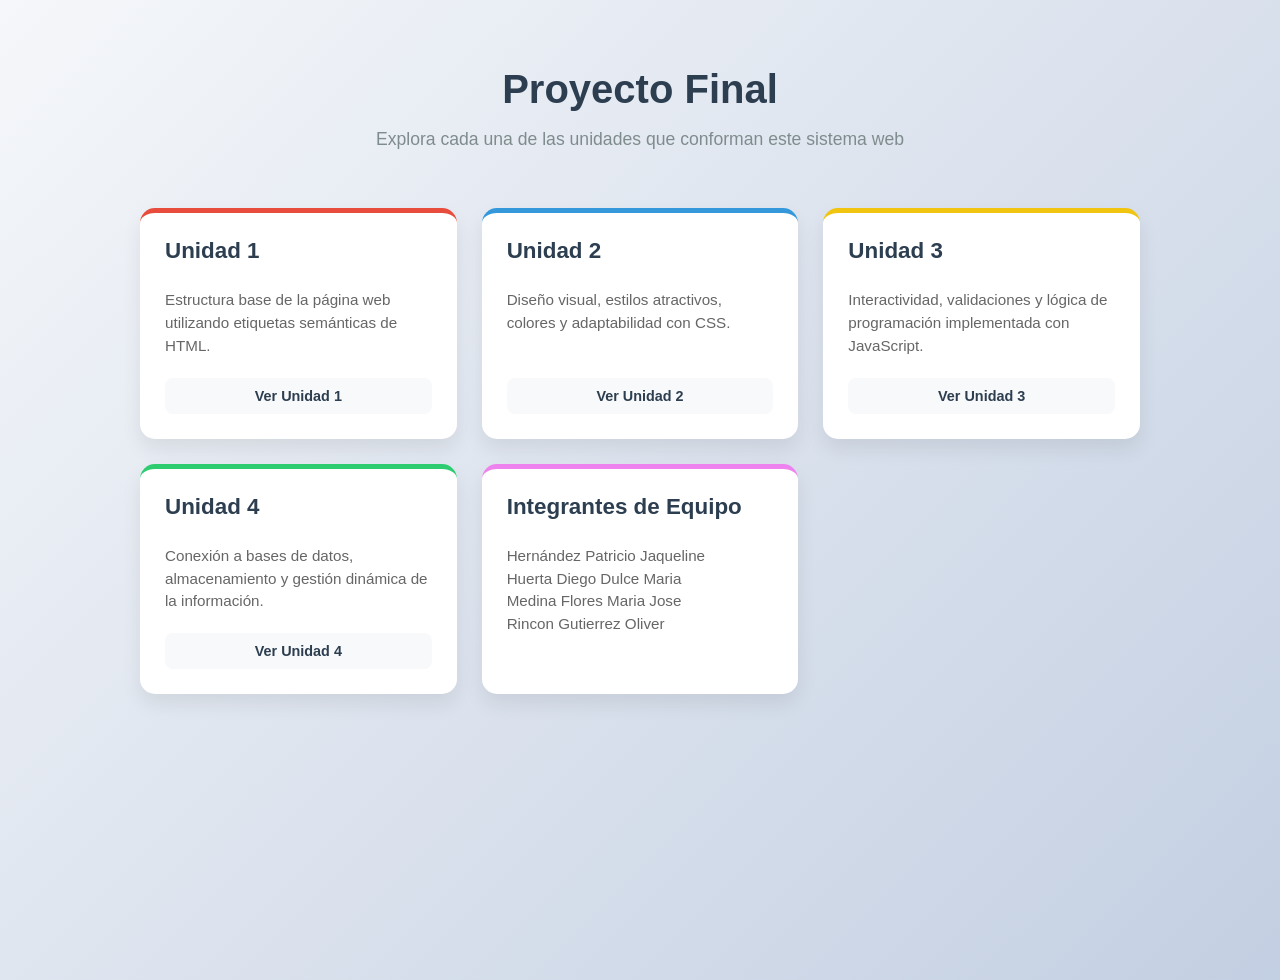
<file: index.html>
<!DOCTYPE html>
<html lang="es">
<head>
    <meta charset="UTF-8">
    <meta name="viewport" content="width=device-width, initial-scale=1.0">
    <title>Proyecto Final - Unidades de Aprendizaje</title>
    <style>
        body {
            font-family: 'Segoe UI', Tahoma, Geneva, Verdana, sans-serif;
            background: linear-gradient(135deg, #f5f7fa 0%, #c3cfe2 100%);
            margin: 0;
            padding: 40px 20px;
            color: #333;
            display: flex;
            flex-direction: column;
            align-items: center;
            min-height: 100vh;
        }

        header {
            text-align: center;
            margin-bottom: 40px;
        }

        header h1 {
            font-size: 2.5rem;
            color: #2c3e50;
            margin-bottom: 10px;
        }

        header p {
            font-size: 1.1rem;
            color: #7f8c8d;
        }

        /* Contenedor de las tarjetas en cuadrícula */
        .container {
            display: grid;
            grid-template-columns: repeat(auto-fit, minmax(240px, 1fr));
            gap: 25px;
            max-width: 1000px;
            width: 100%;
        }

        /* Diseño de cada tarjeta */
        .card {
            background: #ffffff;
            border-radius: 15px;
            overflow: hidden;
            box-shadow: 0 10px 20px rgba(0,0,0,0.08);
            transition: transform 0.3s ease, box-shadow 0.3s ease;
            text-decoration: none;
            color: inherit;
            display: flex;
            flex-direction: column;
            border-top: 5px solid #3498db;
        }

        .card:hover {
            transform: translateY(-8px);
            box-shadow: 0 15px 30px rgba(0,0,0,0.15);
        }

        /* Colores personalizados para cada unidad */
        .card.u1 { border-top-color: #e74c3c; } /* HTML - Rojo */
        .card.u2 { border-top-color: #3498db; } /* CSS - Azul */
        .card.u3 { border-top-color: #f1c40f; } /* JS - Amarillo */
        .card.u4 { border-top-color: #2ecc71; } /* BD - Verde */
        .card.u { border-top-color: violet;}

        .card-content {
            padding: 25px;
            display: flex;
            flex-direction: column;
            flex-grow: 1;
        }

        .card h2 {
            font-size: 1.4rem;
            margin-top: 0;
            margin-bottom: 10px;
            color: #2c3e50;
        }

        .card p {
            font-size: 0.95rem;
            color: #666;
            line-height: 1.5;
            flex-grow: 1;
            margin-bottom: 20px;
        }

        .btn {
            background-color: #f8f9fa;
            color: #2c3e50;
            text-align: center;
            padding: 10px;
            border-radius: 8px;
            font-weight: bold;
            font-size: 0.9rem;
            transition: background 0.2s;
        }

        .card:hover .btn {
            background-color: #2c3e50;
            color: #ffffff;
        }
    </style>
</head>
<body>

    <header>
        <h1>Proyecto Final</h1>
        <p>Explora cada una de las unidades que conforman este sistema web</p>
    </header>

    <div class="container">
        <!-- Unidad 1 -->
        <a href="unidad1.html" class="card u1">
            <div class="card-content">
                <h2>Unidad 1</h2>
                <p>Estructura base de la página web utilizando etiquetas semánticas de HTML.</p>
                <div class="btn">Ver Unidad 1</div>
            </div>
        </a>

        <!-- Unidad 2 -->
        <a href="unidad2.html" class="card u2">
            <div class="card-content">
                <h2>Unidad 2</h2>
                <p>Diseño visual, estilos atractivos, colores y adaptabilidad con CSS.</p>
                <div class="btn">Ver Unidad 2</div>
            </div>
        </a>

        <!-- Unidad 3 -->
        <a href="unidad3.html" class="card u3">
            <div class="card-content">
                <h2>Unidad 3</h2>
                <p>Interactividad, validaciones y lógica de programación implementada con JavaScript.</p>
                <div class="btn">Ver Unidad 3</div>
            </div>
        </a>

        <!-- Unidad 4 -->
        <a href="unidad4.html" class="card u4">
            <div class="card-content">
                <h2>Unidad 4</h2>
                <p>Conexión a bases de datos, almacenamiento y gestión dinámica de la información.</p>
                <div class="btn">Ver Unidad 4</div>
            </div>
        </a>

        <a class="card u">
            <div class="card-content">
                <h2>Integrantes de Equipo</h2>
                <p>Hernández Patricio Jaqueline<br>
                Huerta Diego Dulce Maria<br>
                Medina Flores Maria Jose<br>
                Rincon Gutierrez Oliver</p>
            </div>
        </a>
    </div>

</body>
</html>
</file>
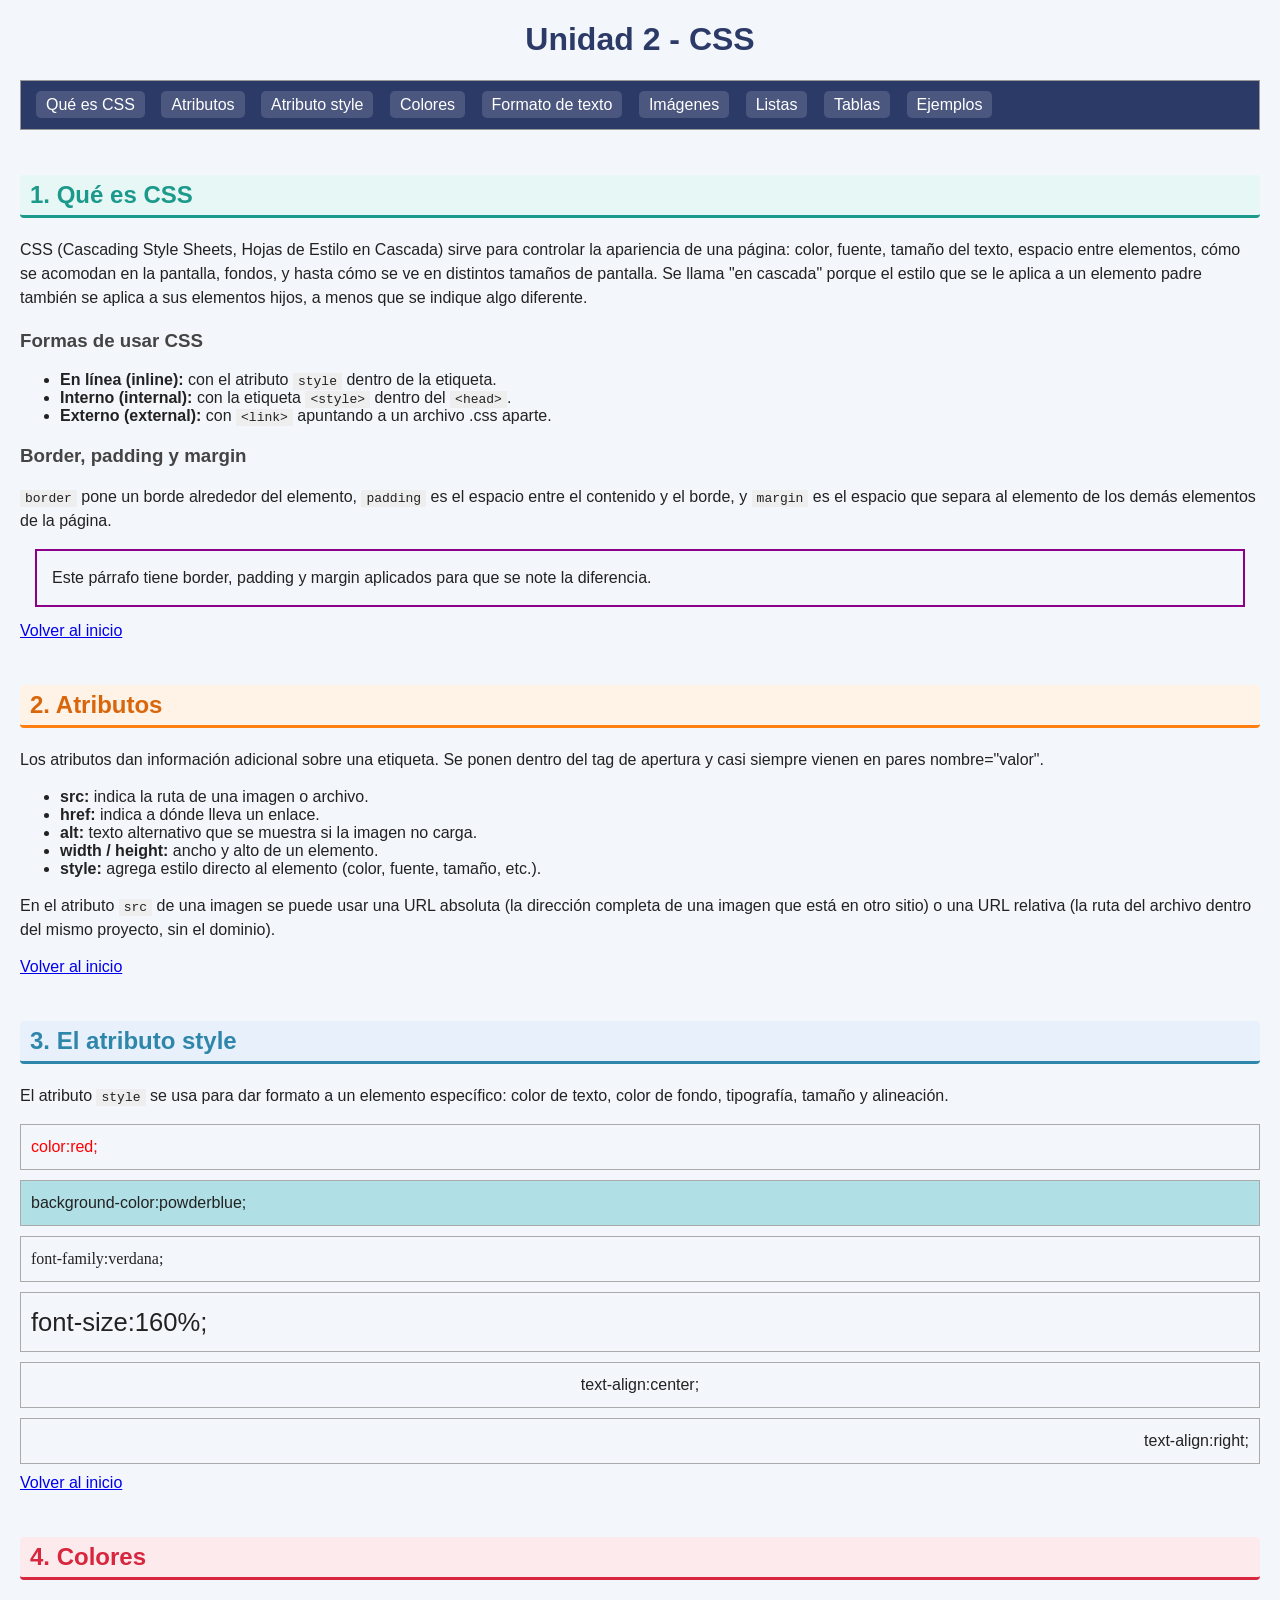
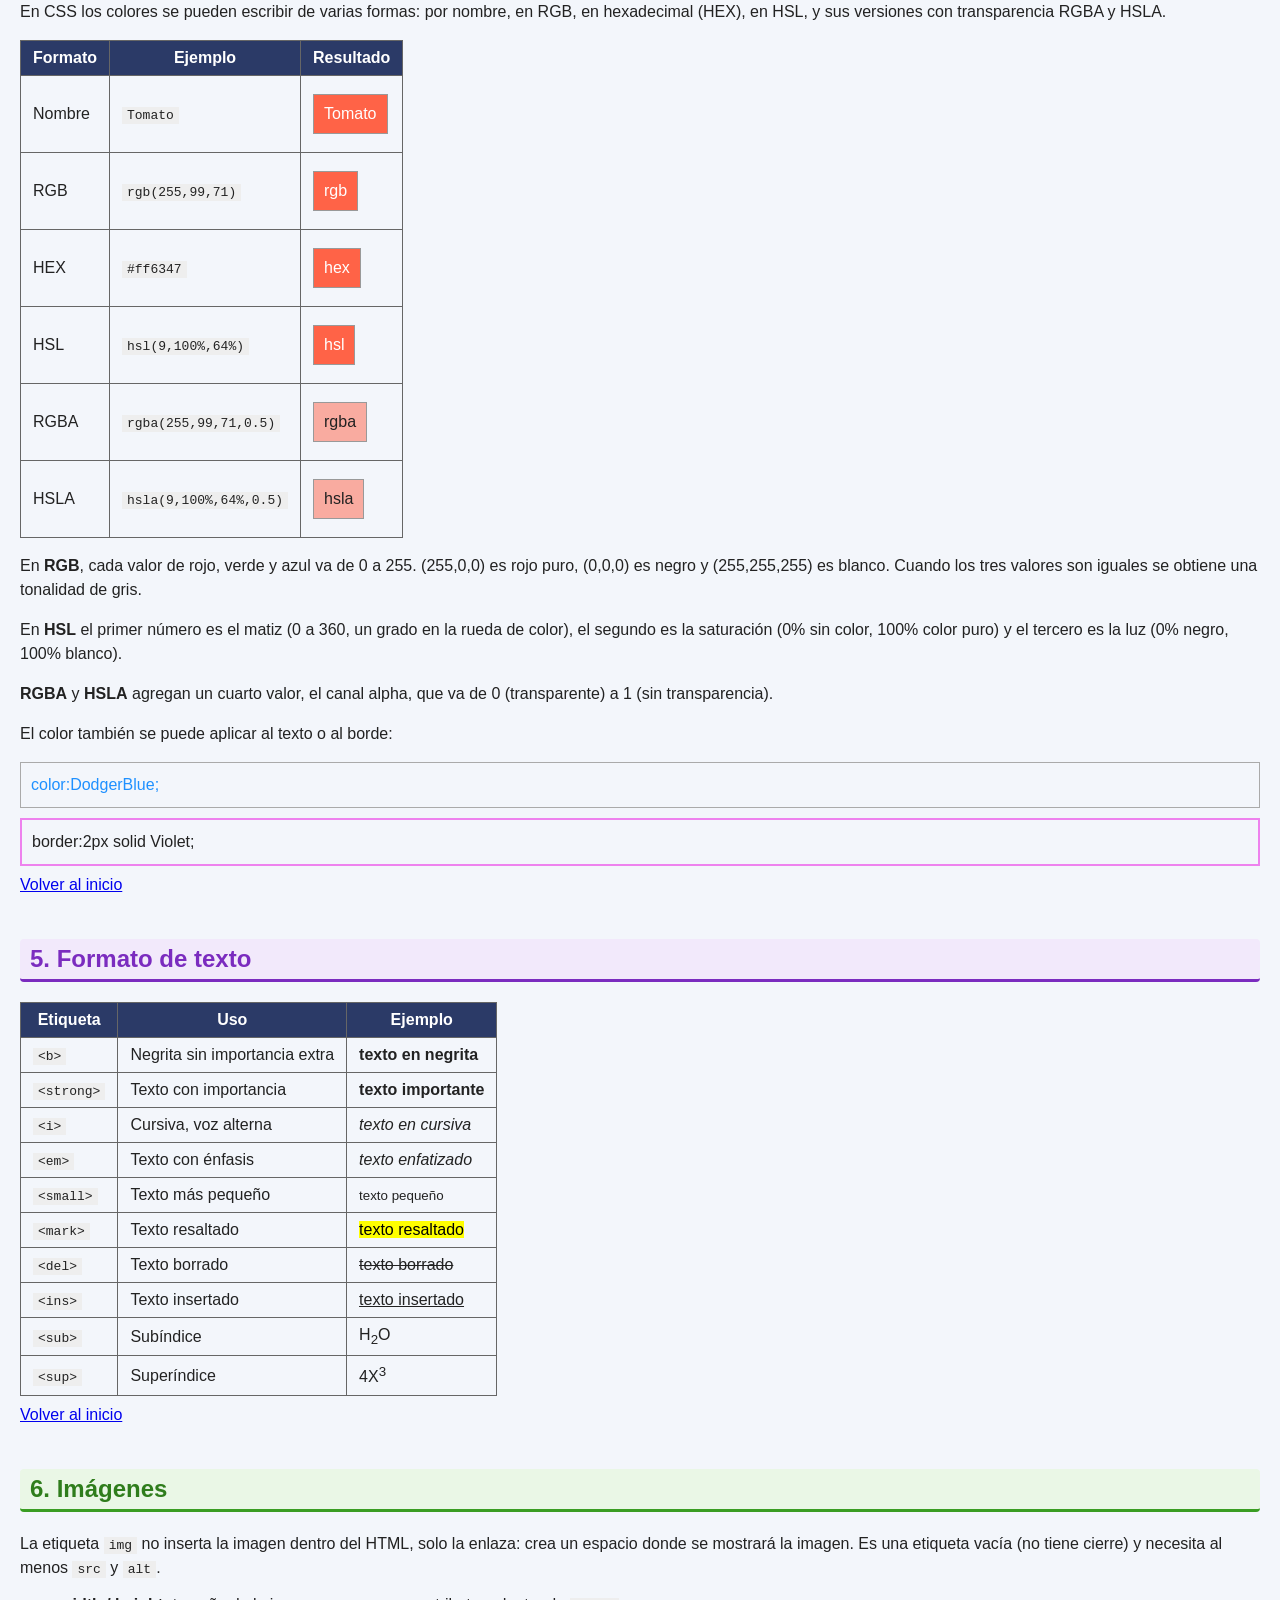
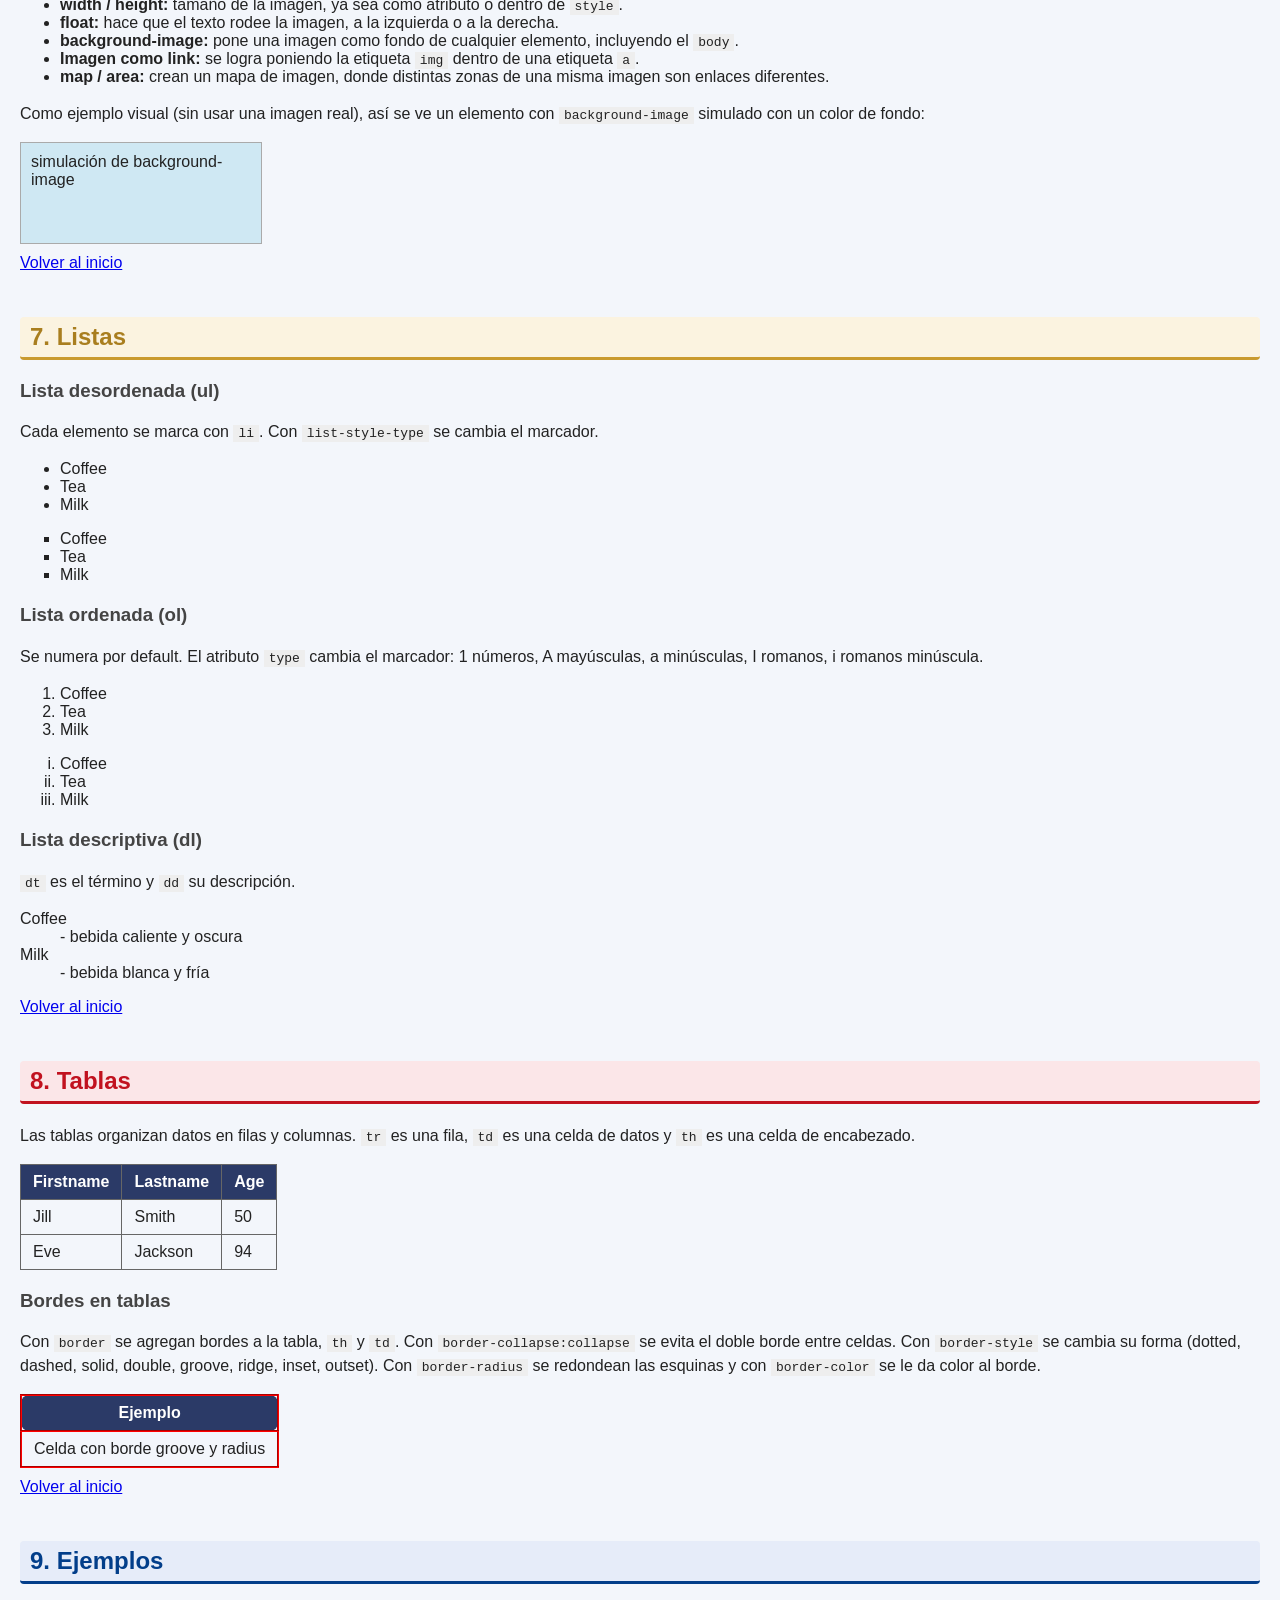
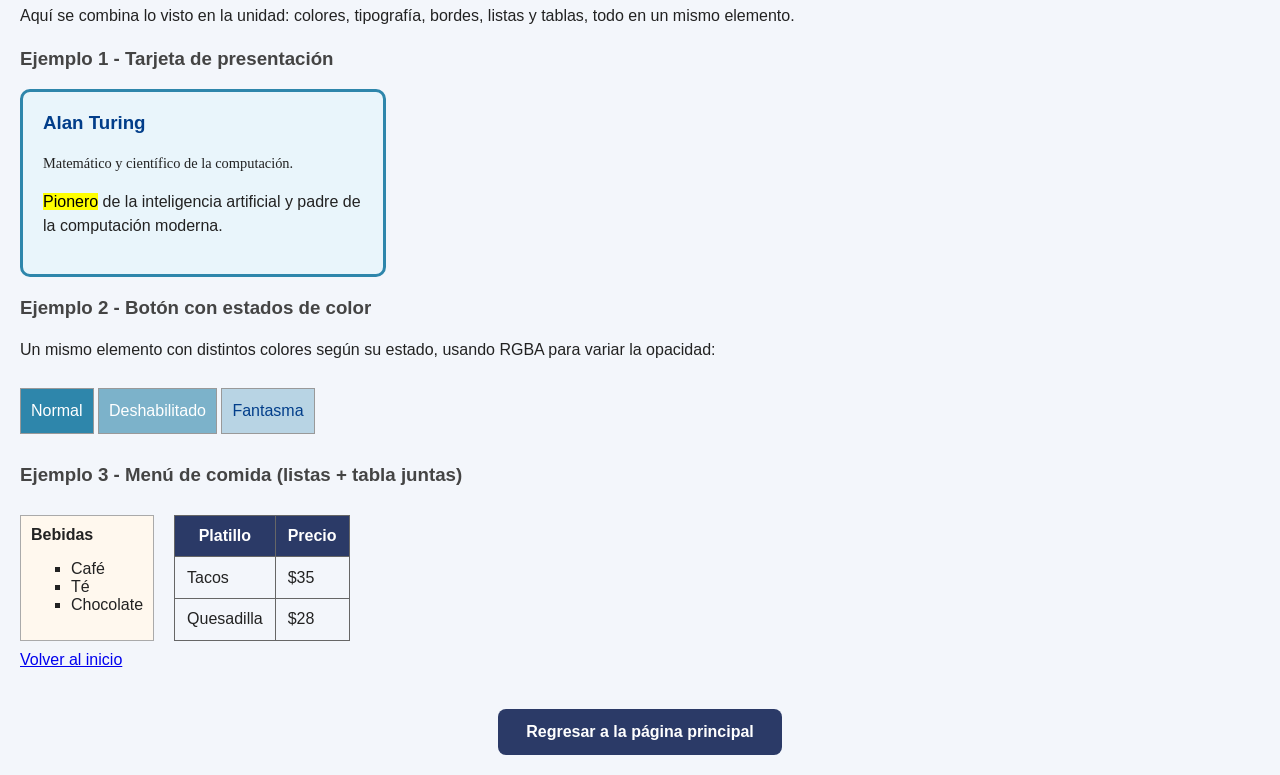
<file: unidad2.html>
<!DOCTYPE html>
<html lang="es">
<head>
<meta charset="UTF-8">
<meta name="viewport" content="width=device-width, initial-scale=1.0">
<title>Unidad 2 - CSS</title>

<style>

body{
    font-family: Arial, Helvetica, sans-serif;
    color:#222;
    margin:20px;
    background:#f3f6fb;
}

h1{
    text-align:center;
    color:#2b3a67;
}

h2{
    border-bottom:3px solid #ccc;
    padding:6px 10px;
    margin-top:45px;
    border-radius:4px;
}

h3{
    margin-top:20px;
    color:#444;
}

p{
    line-height:1.5;
}

table{
    border-collapse:collapse;
    margin:10px 0;
}

table, th, td{
    border:1px solid #666;
}

th{
    background:#2b3a67;
    color:white;
}

th, td{
    padding:8px 12px;
}

.menu{
    border:1px solid #999;
    padding:15px;
    margin-bottom:20px;
    background:#2b3a67;
}

.menu a{
    margin-right:12px;
    color:white;
    text-decoration:none;
    background:rgba(255,255,255,0.15);
    padding:5px 10px;
    border-radius:5px;
}

.menu a:hover{
    background:rgba(255,255,255,0.3);
}

.caja{
    border:1px solid #999;
    padding:10px;
    margin:10px 0;
    display:inline-block;
}

.demo{
    border:1px solid #aaa;
    padding:10px;
    margin:10px 0;
}

code{
    background:#eee;
    padding:1px 5px;
}

</style>
</head>

<body>

<h1 id="inicio">Unidad 2 - CSS</h1>

<div class="menu">
<a href="#queescss">Qué es CSS</a>
<a href="#atributos">Atributos</a>
<a href="#estilos">Atributo style</a>
<a href="#colores">Colores</a>
<a href="#texto">Formato de texto</a>
<a href="#imagenes">Imágenes</a>
<a href="#listas">Listas</a>
<a href="#tablas">Tablas</a>
<a href="#ejemplos">Ejemplos</a>
</div>

<!-- QUE ES CSS -->
<h2 id="queescss" style="background:#e6f7f5; border-bottom-color:#1b998b; color:#1b998b;">1. Qué es CSS</h2>
<p>
CSS (Cascading Style Sheets, Hojas de Estilo en Cascada) sirve para controlar
la apariencia de una página: color, fuente, tamaño del texto, espacio entre
elementos, cómo se acomodan en la pantalla, fondos, y hasta cómo se ve en
distintos tamaños de pantalla. Se llama "en cascada" porque el estilo que se
le aplica a un elemento padre también se aplica a sus elementos hijos, a
menos que se indique algo diferente.
</p>

<h3>Formas de usar CSS</h3>
<ul>
<li><b>En línea (inline):</b> con el atributo <code>style</code> dentro de la etiqueta.</li>
<li><b>Interno (internal):</b> con la etiqueta <code>&lt;style&gt;</code> dentro del <code>&lt;head&gt;</code>.</li>
<li><b>Externo (external):</b> con <code>&lt;link&gt;</code> apuntando a un archivo .css aparte.</li>
</ul>

<h3>Border, padding y margin</h3>
<p>
<code>border</code> pone un borde alrededor del elemento, <code>padding</code>
es el espacio entre el contenido y el borde, y <code>margin</code> es el
espacio que separa al elemento de los demás elementos de la página.
</p>
<p class="demo" style="border:2px solid darkmagenta; padding:15px; margin:15px;">
Este párrafo tiene border, padding y margin aplicados para que se note la diferencia.
</p>

<div class="volver"><a href="#inicio">Volver al inicio</a></div>

<!-- ATRIBUTOS -->
<h2 id="atributos" style="background:#fff2e6; border-bottom-color:#ff7f11; color:#d9660b;">2. Atributos</h2>
<p>
Los atributos dan información adicional sobre una etiqueta. Se ponen dentro
del tag de apertura y casi siempre vienen en pares nombre="valor".
</p>
<ul>
<li><b>src:</b> indica la ruta de una imagen o archivo.</li>
<li><b>href:</b> indica a dónde lleva un enlace.</li>
<li><b>alt:</b> texto alternativo que se muestra si la imagen no carga.</li>
<li><b>width / height:</b> ancho y alto de un elemento.</li>
<li><b>style:</b> agrega estilo directo al elemento (color, fuente, tamaño, etc.).</li>
</ul>
<p>
En el atributo <code>src</code> de una imagen se puede usar una URL absoluta
(la dirección completa de una imagen que está en otro sitio) o una URL
relativa (la ruta del archivo dentro del mismo proyecto, sin el dominio).
</p>

<div class="volver"><a href="#inicio">Volver al inicio</a></div>

<!-- ATRIBUTO STYLE -->
<h2 id="estilos" style="background:#e8f1fb; border-bottom-color:#2e86ab; color:#2e86ab;">3. El atributo style</h2>
<p>
El atributo <code>style</code> se usa para dar formato a un elemento
específico: color de texto, color de fondo, tipografía, tamaño y
alineación.
</p>

<p class="demo" style="color:red;">color:red;</p>
<p class="demo" style="background-color:powderblue;">background-color:powderblue;</p>
<p class="demo" style="font-family:verdana;">font-family:verdana;</p>
<p class="demo" style="font-size:160%;">font-size:160%;</p>
<p class="demo" style="text-align:center;">text-align:center;</p>
<p class="demo" style="text-align:right;">text-align:right;</p>

<div class="volver"><a href="#inicio">Volver al inicio</a></div>

<!-- COLORES -->
<h2 id="colores" style="background:#fdeaec; border-bottom-color:#d7263d; color:#d7263d;">4. Colores</h2>
<p>
En CSS los colores se pueden escribir de varias formas: por nombre, en RGB,
en hexadecimal (HEX), en HSL, y sus versiones con transparencia RGBA y HSLA.
</p>

<table>
<tr><th>Formato</th><th>Ejemplo</th><th>Resultado</th></tr>
<tr><td>Nombre</td><td><code>Tomato</code></td><td><span class="caja" style="background:Tomato; color:white;">Tomato</span></td></tr>
<tr><td>RGB</td><td><code>rgb(255,99,71)</code></td><td><span class="caja" style="background:rgb(255,99,71); color:white;">rgb</span></td></tr>
<tr><td>HEX</td><td><code>#ff6347</code></td><td><span class="caja" style="background:#ff6347; color:white;">hex</span></td></tr>
<tr><td>HSL</td><td><code>hsl(9,100%,64%)</code></td><td><span class="caja" style="background:hsl(9,100%,64%); color:white;">hsl</span></td></tr>
<tr><td>RGBA</td><td><code>rgba(255,99,71,0.5)</code></td><td><span class="caja" style="background:rgba(255,99,71,0.5);">rgba</span></td></tr>
<tr><td>HSLA</td><td><code>hsla(9,100%,64%,0.5)</code></td><td><span class="caja" style="background:hsla(9,100%,64%,0.5);">hsla</span></td></tr>
</table>

<p>
En <b>RGB</b>, cada valor de rojo, verde y azul va de 0 a 255. (255,0,0) es
rojo puro, (0,0,0) es negro y (255,255,255) es blanco. Cuando los tres
valores son iguales se obtiene una tonalidad de gris.
</p>
<p>
En <b>HSL</b> el primer número es el matiz (0 a 360, un grado en la rueda de
color), el segundo es la saturación (0% sin color, 100% color puro) y el
tercero es la luz (0% negro, 100% blanco).
</p>
<p>
<b>RGBA</b> y <b>HSLA</b> agregan un cuarto valor, el canal alpha, que va de
0 (transparente) a 1 (sin transparencia).
</p>

<p>El color también se puede aplicar al texto o al borde:</p>
<p class="demo" style="color:DodgerBlue;">color:DodgerBlue;</p>
<p class="demo" style="border:2px solid Violet;">border:2px solid Violet;</p>

<div class="volver"><a href="#inicio">Volver al inicio</a></div>

<!-- FORMATO DE TEXTO -->
<h2 id="texto" style="background:#f2e9fb; border-bottom-color:#7b2cbf; color:#7b2cbf;">5. Formato de texto</h2>
<table>
<tr><th>Etiqueta</th><th>Uso</th><th>Ejemplo</th></tr>
<tr><td><code>&lt;b&gt;</code></td><td>Negrita sin importancia extra</td><td><b>texto en negrita</b></td></tr>
<tr><td><code>&lt;strong&gt;</code></td><td>Texto con importancia</td><td><strong>texto importante</strong></td></tr>
<tr><td><code>&lt;i&gt;</code></td><td>Cursiva, voz alterna</td><td><i>texto en cursiva</i></td></tr>
<tr><td><code>&lt;em&gt;</code></td><td>Texto con énfasis</td><td><em>texto enfatizado</em></td></tr>
<tr><td><code>&lt;small&gt;</code></td><td>Texto más pequeño</td><td><small>texto pequeño</small></td></tr>
<tr><td><code>&lt;mark&gt;</code></td><td>Texto resaltado</td><td><mark>texto resaltado</mark></td></tr>
<tr><td><code>&lt;del&gt;</code></td><td>Texto borrado</td><td><del>texto borrado</del></td></tr>
<tr><td><code>&lt;ins&gt;</code></td><td>Texto insertado</td><td><ins>texto insertado</ins></td></tr>
<tr><td><code>&lt;sub&gt;</code></td><td>Subíndice</td><td>H<sub>2</sub>O</td></tr>
<tr><td><code>&lt;sup&gt;</code></td><td>Superíndice</td><td>4X<sup>3</sup></td></tr>
</table>

<div class="volver"><a href="#inicio">Volver al inicio</a></div>

<!-- IMAGENES -->
<h2 id="imagenes" style="background:#eaf7e6; border-bottom-color:#3a9d23; color:#2f7d1c;">6. Imágenes</h2>
<p>
La etiqueta <code>img</code> no inserta la imagen dentro del HTML, solo la
enlaza: crea un espacio donde se mostrará la imagen. Es una etiqueta vacía
(no tiene cierre) y necesita al menos <code>src</code> y <code>alt</code>.
</p>
<ul>
<li><b>width / height:</b> tamaño de la imagen, ya sea como atributo o dentro de <code>style</code>.</li>
<li><b>float:</b> hace que el texto rodee la imagen, a la izquierda o a la derecha.</li>
<li><b>background-image:</b> pone una imagen como fondo de cualquier elemento, incluyendo el <code>body</code>.</li>
<li><b>Imagen como link:</b> se logra poniendo la etiqueta <code>img</code> dentro de una etiqueta <code>a</code>.</li>
<li><b>map / area:</b> crean un mapa de imagen, donde distintas zonas de una misma imagen son enlaces diferentes.</li>
</ul>
<p>
Como ejemplo visual (sin usar una imagen real), así se ve un elemento con
<code>background-image</code> simulado con un color de fondo:
</p>
<div class="demo" style="background:#cfe8f3; height:80px; width:220px;">simulación de background-image</div>

<div class="volver"><a href="#inicio">Volver al inicio</a></div>

<!-- LISTAS -->
<h2 id="listas" style="background:#fbf3e0; border-bottom-color:#c99a2e; color:#a97e1f;">7. Listas</h2>

<h3>Lista desordenada (ul)</h3>
<p>Cada elemento se marca con <code>li</code>. Con <code>list-style-type</code> se cambia el marcador.</p>
<ul>
<li>Coffee</li>
<li>Tea</li>
<li>Milk</li>
</ul>
<ul style="list-style-type:square;">
<li>Coffee</li>
<li>Tea</li>
<li>Milk</li>
</ul>

<h3>Lista ordenada (ol)</h3>
<p>Se numera por default. El atributo <code>type</code> cambia el marcador: 1 números, A mayúsculas, a minúsculas, I romanos, i romanos minúscula.</p>
<ol>
<li>Coffee</li>
<li>Tea</li>
<li>Milk</li>
</ol>
<ol type="i">
<li>Coffee</li>
<li>Tea</li>
<li>Milk</li>
</ol>

<h3>Lista descriptiva (dl)</h3>
<p><code>dt</code> es el término y <code>dd</code> su descripción.</p>
<dl>
<dt>Coffee</dt>
<dd>- bebida caliente y oscura</dd>
<dt>Milk</dt>
<dd>- bebida blanca y fría</dd>
</dl>

<div class="volver"><a href="#inicio">Volver al inicio</a></div>

<!-- TABLAS -->
<h2 id="tablas" style="background:#fbe6e8; border-bottom-color:#c1121f; color:#c1121f;">8. Tablas</h2>
<p>
Las tablas organizan datos en filas y columnas. <code>tr</code> es una fila,
<code>td</code> es una celda de datos y <code>th</code> es una celda de
encabezado.
</p>

<table>
<tr>
<th>Firstname</th>
<th>Lastname</th>
<th>Age</th>
</tr>
<tr>
<td>Jill</td>
<td>Smith</td>
<td>50</td>
</tr>
<tr>
<td>Eve</td>
<td>Jackson</td>
<td>94</td>
</tr>
</table>

<h3>Bordes en tablas</h3>
<p>
Con <code>border</code> se agregan bordes a la tabla, <code>th</code> y
<code>td</code>. Con <code>border-collapse:collapse</code> se evita el doble
borde entre celdas. Con <code>border-style</code> se cambia su forma
(dotted, dashed, solid, double, groove, ridge, inset, outset). Con
<code>border-radius</code> se redondean las esquinas y con
<code>border-color</code> se le da color al borde.
</p>
<table style="border-collapse:collapse;">
<tr><th style="border:2px solid red; border-style:groove; border-radius:8px;">Ejemplo</th></tr>
<tr><td style="border:2px solid red; border-style:groove; border-radius:8px;">Celda con borde groove y radius</td></tr>
</table>

<div class="volver"><a href="#inicio">Volver al inicio</a></div>

<!-- EJEMPLOS -->
<h2 id="ejemplos" style="background:#e6ecf9; border-bottom-color:#023e8a; color:#023e8a;">9. Ejemplos</h2>
<p>
Aquí se combina lo visto en la unidad: colores, tipografía, bordes, listas
y tablas, todo en un mismo elemento.
</p>

<h3>Ejemplo 1 - Tarjeta de presentación</h3>
<div class="demo" style="background:hsl(200,70%,95%); border:3px solid #2e86ab; border-radius:10px; padding:20px; max-width:320px;">
<h3 style="margin-top:0; color:#023e8a;">Alan Turing</h3>
<p style="font-family:verdana; font-size:90%;">Matemático y científico de la computación.</p>
<p><mark>Pionero</mark> de la inteligencia artificial y padre de la computación moderna.</p>
</div>

<h3>Ejemplo 2 - Botón con estados de color</h3>
<p>Un mismo elemento con distintos colores según su estado, usando RGBA para variar la opacidad:</p>
<p>
<span class="caja" style="background:rgba(46,134,171,1); color:white;">Normal</span>
<span class="caja" style="background:rgba(46,134,171,0.6); color:white;">Deshabilitado</span>
<span class="caja" style="background:rgba(46,134,171,0.3); color:#023e8a;">Fantasma</span>
</p>

<h3>Ejemplo 3 - Menú de comida (listas + tabla juntas)</h3>
<div style="display:flex; gap:20px; flex-wrap:wrap;">
<div class="demo" style="background:#fff8ee;">
<b>Bebidas</b>
<ul style="list-style-type:square;">
<li>Café</li>
<li>Té</li>
<li>Chocolate</li>
</ul>
</div>
<table>
<tr><th>Platillo</th><th>Precio</th></tr>
<tr><td>Tacos</td><td>$35</td></tr>
<tr><td>Quesadilla</td><td>$28</td></tr>
</table>
</div>

<div class="volver"><a href="#inicio">Volver al inicio</a></div>

<div style="text-align:center; margin-top:40px;">
<a href="princiapal.html" style="display:inline-block; background:#2b3a67; color:white; text-decoration:none; padding:14px 28px; border-radius:8px; font-weight:bold;">
Regresar a la página principal
</a>
</div>

</body>
</html>
</file>
